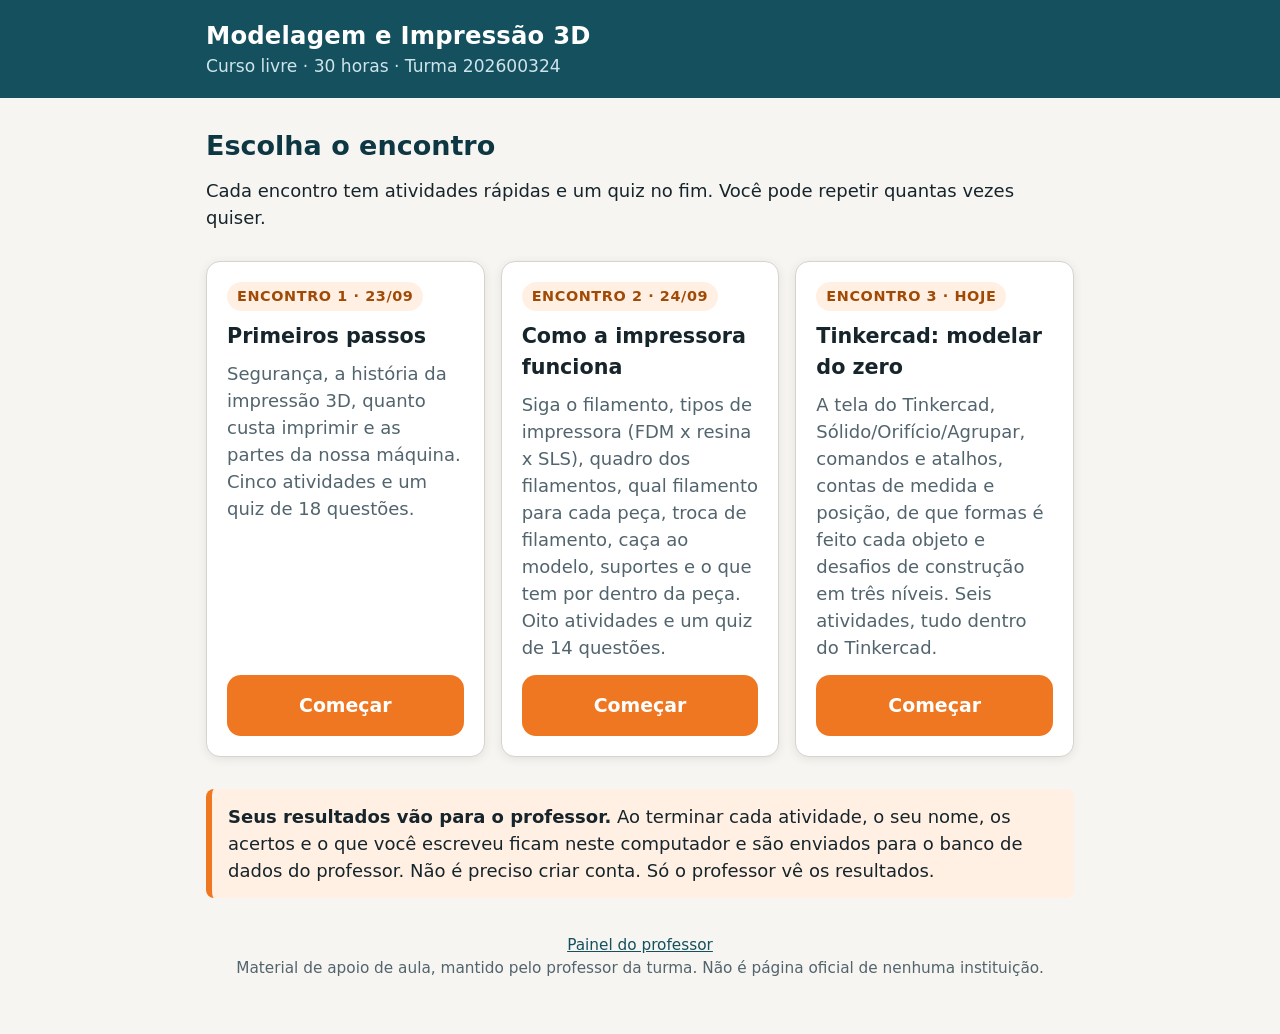
<file: index.html>
<!DOCTYPE html>
<html lang="pt-BR">
<head>
<meta charset="utf-8">
<meta name="viewport" content="width=device-width, initial-scale=1">
<title>Modelagem e Impressão 3D — Curso na carreta</title>
<link rel="stylesheet" href="assets/estilo.css?v=2">
</head>
<body>

<header class="faixa">
  <div class="container">
    <div>
      <h1>Modelagem e Impressão 3D</h1>
      <p class="sub">Curso livre &middot; 30 horas &middot; Turma 202600324</p>
    </div>
  </div>
</header>

<main class="container">

  <div id="retomar-caixa"></div>

  <h2>Escolha o encontro</h2>
  <p>Cada encontro tem atividades rápidas e um quiz no fim. Você pode repetir
     quantas vezes quiser.</p>

  <div class="cartas">

    <div class="carta carta-aula">
      <span class="etiqueta">Encontro 1 &middot; 23/09</span>
      <h3>Primeiros passos</h3>
      <p>Segurança, a história da impressão 3D, quanto custa imprimir e as partes
         da nossa máquina. Cinco atividades e um quiz de 18 questões.</p>
      <a class="botao" href="aula-01.html">Começar</a>
    </div>

    <div class="carta carta-aula">
      <span class="etiqueta">Encontro 2 &middot; 24/09</span>
      <h3>Como a impressora funciona</h3>
      <p>Siga o filamento, tipos de impressora (FDM x resina x SLS), quadro dos
         filamentos, qual filamento para cada peça, troca de filamento, caça ao
         modelo, suportes e o que tem por dentro da peça. Oito atividades e um
         quiz de 14 questões.</p>
      <a class="botao" href="aula-02.html">Começar</a>
    </div>

    <div class="carta carta-aula">
      <span class="etiqueta">Encontro 3 &middot; hoje</span>
      <h3>Tinkercad: modelar do zero</h3>
      <p>A tela do Tinkercad, Sólido/Orifício/Agrupar, comandos e atalhos, contas de
         medida e posição, de que formas é feito cada objeto e desafios de
         construção em três níveis. Seis atividades, tudo dentro do Tinkercad.</p>
      <a class="botao" href="aula-03.html">Começar</a>
    </div>

  </div>

  <div class="aviso">
    <strong>Seus resultados vão para o professor.</strong>
    Ao terminar cada atividade, o seu nome, os acertos e o que você escreveu
    ficam neste computador e são enviados para o banco de dados do professor.
    Não é preciso criar conta. Só o professor vê os resultados.
  </div>

  <p class="rodape">
    <a href="painel.html">Painel do professor</a><br>
    Material de apoio de aula, mantido pelo professor da turma.
    Não é página oficial de nenhuma instituição.
  </p>

</main>

<script src="assets/nucleo.js?v=3"></script>
<script src="assets/nuvem.js?v=4"></script>
<script>
(function () {
  "use strict";
  var C = window.Carreta;
  var s = C.lerSessao();
  if (!s) { return; }

  var destino = { "Encontro 1": "aula-01.html", "Encontro 2": "aula-02.html", "Encontro 3": "aula-03.html" }[s.aula];
  if (!destino) { return; }

  var quantas = Object.keys(s.feitas).length;
  var carta = C.criar("div", "carta retomar");
  carta.appendChild(C.criar("h2", null, "Continuar de onde parou"));
  carta.appendChild(C.criar("p", null,
    s.nome + " começou o " + s.aula + " em " + C.quandoCurto(s.inicio)
    + " e já terminou " + quantas
    + (quantas === 1 ? " atividade." : " atividades.")));
  var a = C.criar("a", "botao", "Retomar como " + s.nome.split(" ")[0]);
  a.href = destino;
  carta.appendChild(a);
  C.el("retomar-caixa").appendChild(carta);
})();
</script>
</body>
</html>
</file>
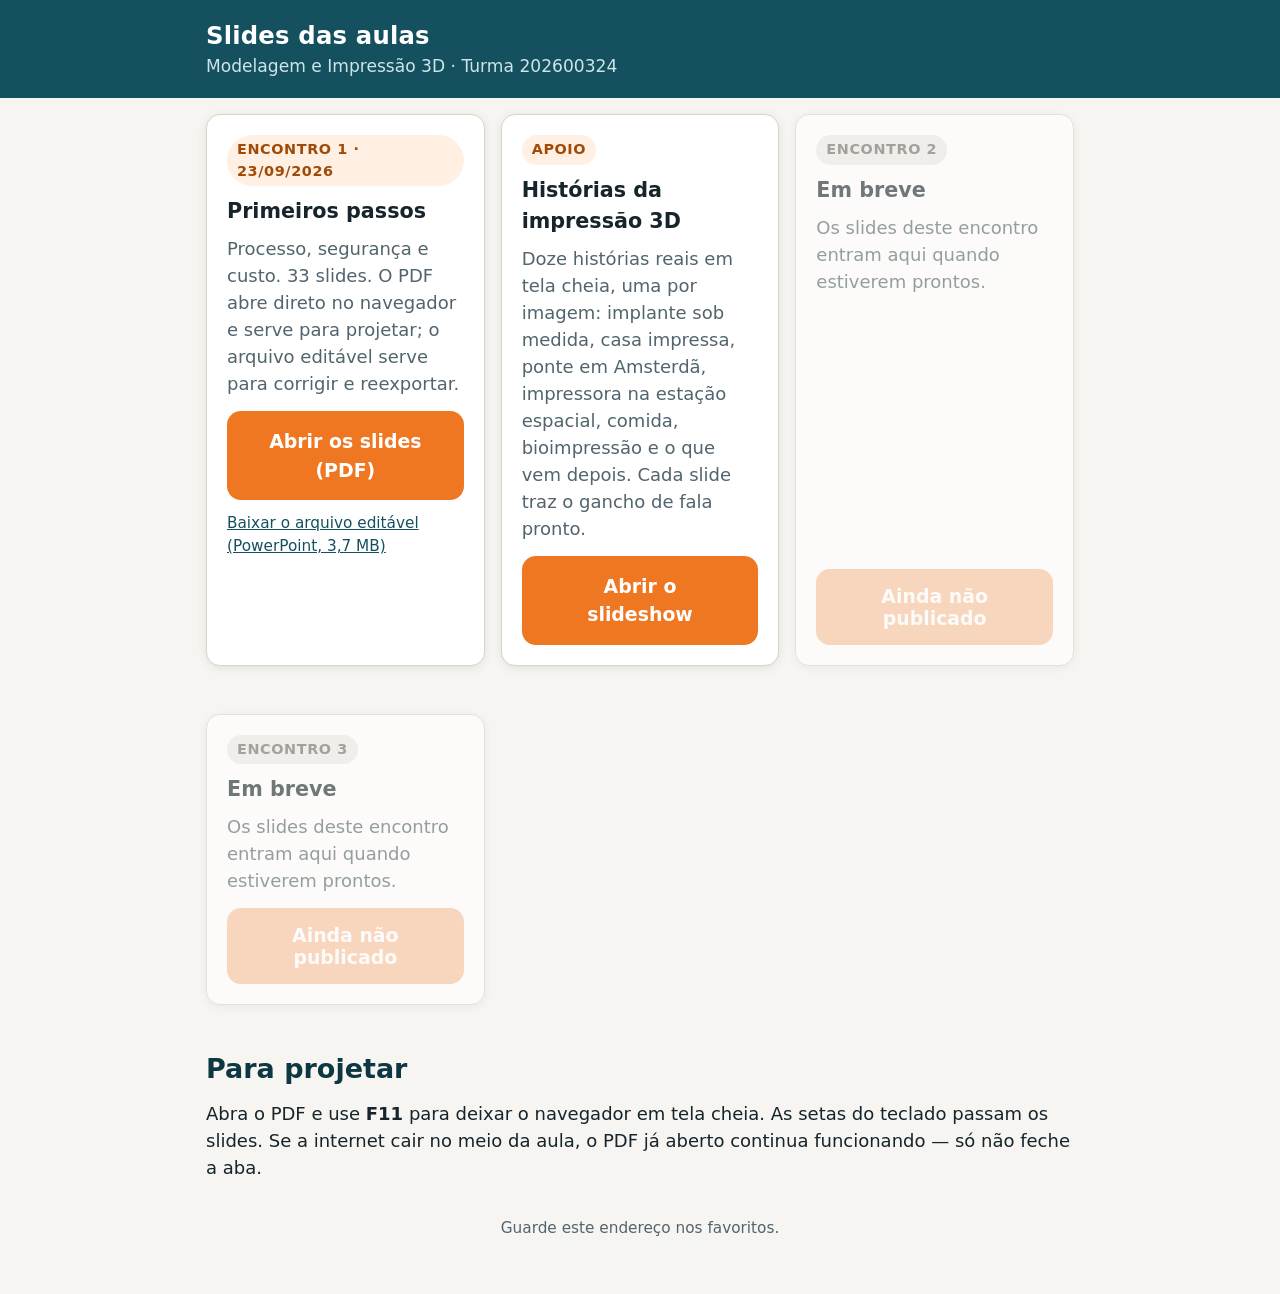
<file: professor-597b10/index.html>
<!DOCTYPE html>
<html lang="pt-BR">
<head>
<meta charset="utf-8">
<meta name="viewport" content="width=device-width, initial-scale=1">
<meta name="robots" content="noindex, nofollow">
<title>Slides das aulas</title>
<link rel="stylesheet" href="../assets/estilo.css">
</head>
<body>

<header class="faixa">
  <div class="container">
    <div>
      <h1>Slides das aulas</h1>
      <p class="sub">Modelagem e Impressão 3D &middot; Turma 202600324</p>
    </div>
  </div>
</header>

<main class="container">

  <div class="cartas">

    <div class="carta carta-aula">
      <span class="etiqueta">Encontro 1 &middot; 23/09/2026</span>
      <h3>Primeiros passos</h3>
      <p>Processo, segurança e custo. 33 slides. O PDF abre direto no
         navegador e serve para projetar; o arquivo editável serve para
         corrigir e reexportar.</p>
      <a class="botao" href="encontro-1.pdf" target="_blank"
         rel="noopener">Abrir os slides (PDF)</a>
      <p class="rodape" style="text-align:left;margin-top:12px">
        <a href="encontro-1.pptx" download>Baixar o arquivo editável
        (PowerPoint, 3,7 MB)</a>
      </p>
    </div>

    <div class="carta carta-aula">
      <span class="etiqueta">Apoio</span>
      <h3>Histórias da impressão 3D</h3>
      <p>Doze histórias reais em tela cheia, uma por imagem: implante sob
         medida, casa impressa, ponte em Amsterdã, impressora na estação
         espacial, comida, bioimpressão e o que vem depois. Cada slide traz o
         gancho de fala pronto.</p>
      <a class="botao" href="slideshow.html">Abrir o slideshow</a>
    </div>

    <div class="carta carta-aula inativa">
      <span class="etiqueta breve">Encontro 2</span>
      <h3>Em breve</h3>
      <p>Os slides deste encontro entram aqui quando estiverem prontos.</p>
      <button class="botao" disabled>Ainda não publicado</button>
    </div>

    <div class="carta carta-aula inativa">
      <span class="etiqueta breve">Encontro 3</span>
      <h3>Em breve</h3>
      <p>Os slides deste encontro entram aqui quando estiverem prontos.</p>
      <button class="botao" disabled>Ainda não publicado</button>
    </div>

  </div>

  <h2>Para projetar</h2>
  <p>Abra o PDF e use <strong>F11</strong> para deixar o navegador em tela
     cheia. As setas do teclado passam os slides. Se a internet cair no meio da
     aula, o PDF já aberto continua funcionando — só não feche a aba.</p>

  <p class="rodape">
    Guarde este endereço nos favoritos.
  </p>

</main>

</body>
</html>
</file>
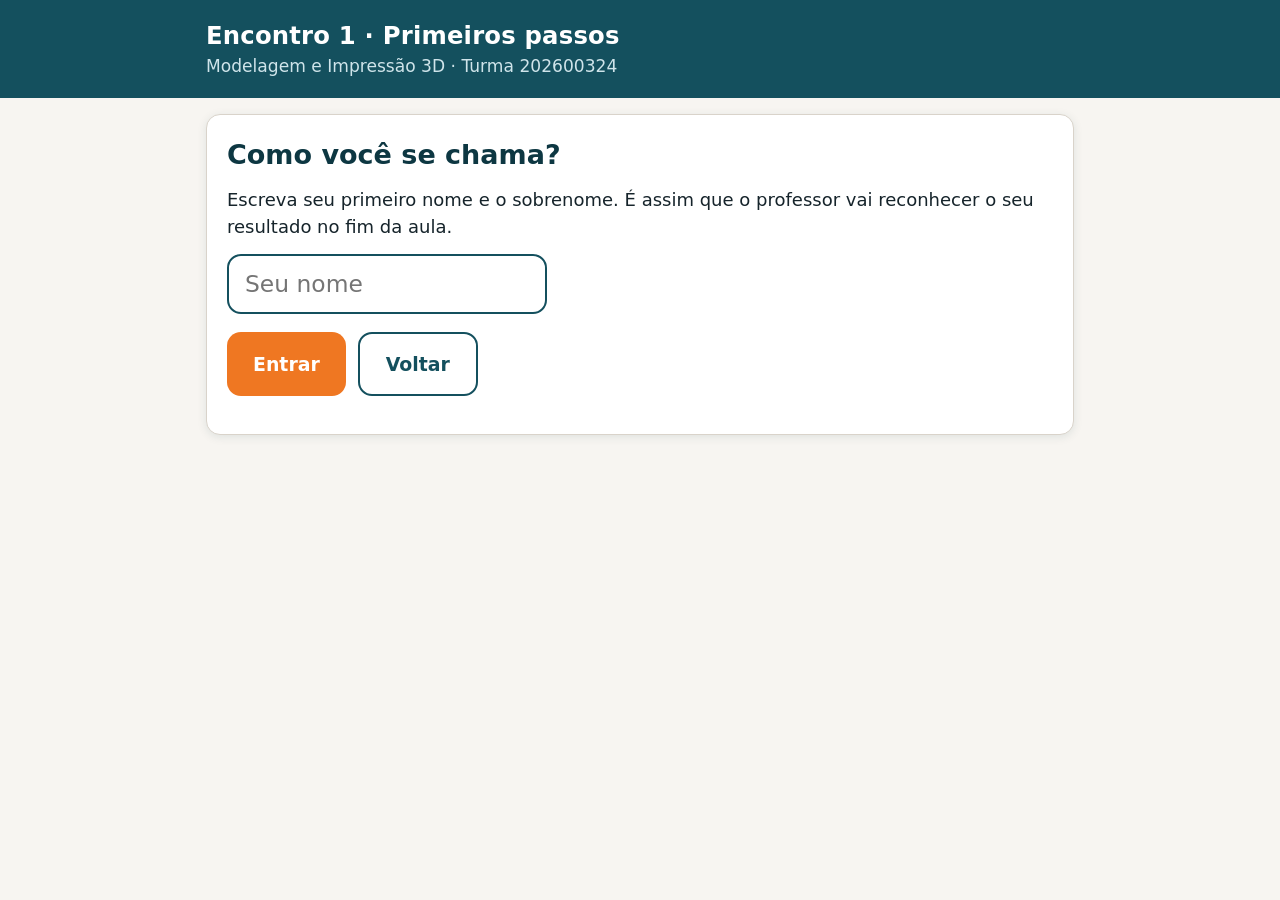
<file: aula-01.html>
<!DOCTYPE html>
<html lang="pt-BR">
<head>
<meta charset="utf-8">
<meta name="viewport" content="width=device-width, initial-scale=1">
<title>Encontro 1 — Modelagem e Impressão 3D</title>
<link rel="stylesheet" href="assets/estilo.css?v=2">
</head>
<body>

<header class="faixa">
  <div class="container">
    <div>
      <h1>Encontro 1 &middot; Primeiros passos</h1>
      <p class="sub">Modelagem e Impressão 3D &middot; Turma 202600324</p>
    </div>
  </div>
</header>

<!-- ============ tela: nome ============ -->
<main id="tela-nome" class="container">
  <div id="retomar-caixa"></div>
  <div class="carta">
    <h2 style="margin-top:0">Como você se chama?</h2>
    <p>Escreva seu primeiro nome e o sobrenome. É assim que o professor vai
       reconhecer o seu resultado no fim da aula.</p>
    <input id="campo-nome" class="campo" type="text" maxlength="40"
           autocomplete="off" placeholder="Seu nome">
    <div class="linha-botoes">
      <button id="btn-entrar" class="botao">Entrar</button>
      <a class="botao neutro" href="index.html">Voltar</a>
    </div>
  </div>
</main>

<!-- ============ tela: menu ============ -->
<main id="tela-menu" class="container escondido">
  <h2 id="saudacao">Atividades de hoje</h2>
  <p>Faça na ordem que quiser. O quiz no fim vale como revisão de tudo.</p>
  <div id="lista-atividades" class="cartas"></div>
  <div class="linha-botoes">
    <button id="btn-salvar-menu" class="botao secundario">Salvar meu resultado em arquivo</button>
    <a class="botao neutro" href="index.html">Sair</a>
  </div>
  <p class="rodape">Seus resultados ficam guardados neste computador.</p>
</main>

<!-- ============ tela: jogo ============ -->
<div id="tela-jogo" class="escondido">
  <div class="barra-topo">
    <span class="quem" id="jogo-quem"></span>
    <span class="placar" id="jogo-placar"></span>
  </div>
  <div class="container">
    <div class="progresso"><div id="jogo-barra"></div></div>
    <h2 id="jogo-titulo"></h2>
    <p class="enunciado" id="jogo-enunciado"></p>
    <p class="apoio" id="jogo-apoio"></p>
    <div id="jogo-area"></div>
    <div id="jogo-retorno" class="escondido"></div>
    <div class="linha-botoes">
      <button id="btn-acao" class="botao escondido"></button>
      <button id="btn-salvar" class="botao secundario pequeno">Salvar meu resultado</button>
      <button id="btn-desistir" class="botao neutro pequeno">Voltar às atividades</button>
    </div>
  </div>
</div>

<!-- ============ modelo do desenho (clonado pela atividade 1) ============ -->
<div id="modelo-figura" class="escondido">
  <svg class="figura" viewBox="0 0 400 400" xmlns="http://www.w3.org/2000/svg"
       role="img" aria-label="Desenho da impressora 3D">

    <!-- carretel de filamento -->
    <rect x="296" y="60" width="8" height="18" fill="#52646d"/>
    <circle cx="300" cy="38" r="30" fill="#ef7722" stroke="#a04a06" stroke-width="3"/>
    <circle cx="300" cy="38" r="10" fill="#f7f5f1" stroke="#a04a06" stroke-width="2"/>
    <path d="M300 68 C 290 110, 250 120, 222 145" fill="none"
          stroke="#ef7722" stroke-width="3"/>

    <!-- gabinete fechado -->
    <rect x="50" y="72" width="300" height="290" rx="10"
          fill="#e9eef0" stroke="#14505e" stroke-width="4"/>
    <rect x="70" y="96" width="260" height="206" rx="6"
          fill="#f7fbfc" stroke="#9fbcc4" stroke-width="2"/>

    <!-- trilho e cabeçote -->
    <rect x="76" y="132" width="248" height="9" rx="4" fill="#b8c6cb"/>
    <rect x="182" y="141" width="58" height="44" rx="6" fill="#14505e"/>
    <circle cx="211" cy="163" r="13" fill="#7fa3ad"/>

    <!-- bico -->
    <polygon points="200,185 224,185 217,207 207,207" fill="#b06a2c"
             stroke="#7d4a17" stroke-width="2"/>

    <!-- peça em impressão -->
    <rect x="197" y="266" width="30" height="16" rx="2" fill="#ef7722"/>

    <!-- mesa aquecida e placa flexível -->
    <rect x="88" y="282" width="224" height="9" rx="2" fill="#8aa6ae"/>
    <rect x="84" y="291" width="232" height="14" rx="3" fill="#2f4f58"/>

    <!-- tela de comando -->
    <rect x="70" y="316" width="82" height="36" rx="5" fill="#0d3742"/>
    <rect x="77" y="323" width="68" height="22" rx="3" fill="#8fd6b2"/>

    <!-- áreas clicáveis (ficam por cima) -->
    <circle class="ponto-clique" data-parte="carretel" cx="300" cy="38" r="34"/>
    <rect class="ponto-clique" data-parte="cabecote" x="176" y="136" width="70" height="47" rx="6"/>
    <rect class="ponto-clique" data-parte="bico" x="194" y="184" width="38" height="26" rx="4"/>
    <rect class="ponto-clique" data-parte="mesa" x="80" y="278" width="240" height="30" rx="4"/>
    <rect class="ponto-clique" data-parte="tela" x="66" y="312" width="90" height="44" rx="5"/>
  </svg>
</div>

<script src="assets/nucleo.js?v=3"></script>
<script src="assets/nuvem.js?v=4"></script>
<script src="dados/quiz-aula-01.js"></script>
<script src="assets/aula-01.js"></script>
</body>
</html>
</file>
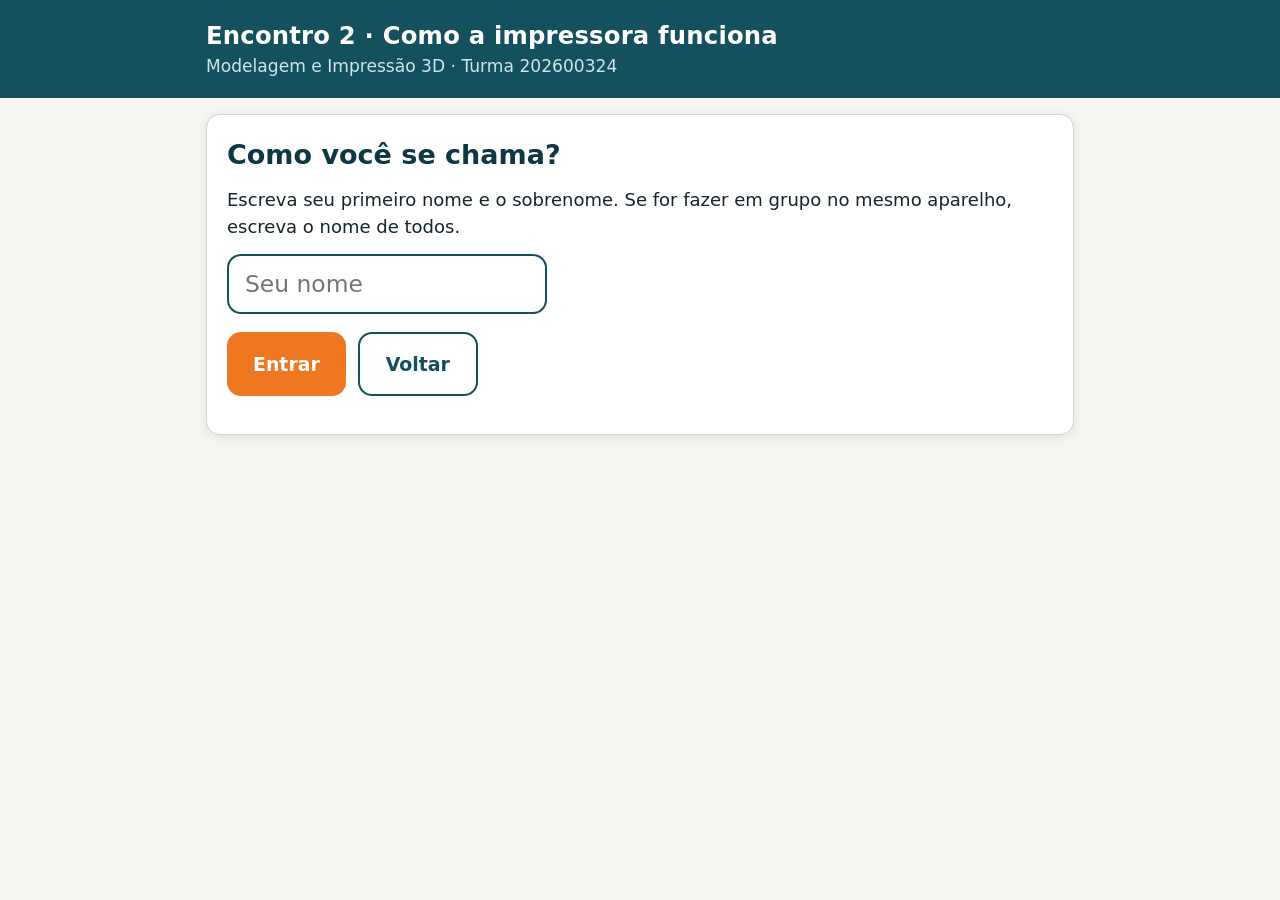
<file: aula-02.html>
<!DOCTYPE html>
<html lang="pt-BR">
<head>
<meta charset="utf-8">
<meta name="viewport" content="width=device-width, initial-scale=1">
<title>Encontro 2 — Modelagem e Impressão 3D</title>
<link rel="stylesheet" href="assets/estilo.css?v=2">
</head>
<body>

<header class="faixa">
  <div class="container">
    <div>
      <h1>Encontro 2 &middot; Como a impressora funciona</h1>
      <p class="sub">Modelagem e Impressão 3D &middot; Turma 202600324</p>
    </div>
  </div>
</header>

<!-- ============ tela: nome ============ -->
<main id="tela-nome" class="container">
  <div id="retomar-caixa"></div>
  <div class="carta">
    <h2 style="margin-top:0">Como você se chama?</h2>
    <p>Escreva seu primeiro nome e o sobrenome. Se for fazer em grupo no mesmo
       aparelho, escreva o nome de todos.</p>
    <input id="campo-nome" class="campo" type="text" maxlength="60"
           autocomplete="off" placeholder="Seu nome">
    <div class="linha-botoes">
      <button id="btn-entrar" class="botao">Entrar</button>
      <a class="botao neutro" href="index.html">Voltar</a>
    </div>
  </div>
</main>

<!-- ============ tela: menu ============ -->
<main id="tela-menu" class="container escondido">
  <h2 id="saudacao">Atividades de hoje</h2>
  <p>Faça na ordem que o professor pedir. O quiz no fim vale como revisão de tudo.
     As atividades do Encontro 1 continuam no portal para quem ainda não fez.</p>
  <div id="lista-atividades" class="cartas"></div>
  <div class="linha-botoes">
    <button id="btn-salvar-menu" class="botao secundario">Salvar meu resultado em arquivo</button>
    <a class="botao neutro" href="index.html">Sair</a>
  </div>
  <p class="rodape">Seus resultados ficam guardados neste aparelho.</p>
</main>

<!-- ============ tela: jogo ============ -->
<div id="tela-jogo" class="escondido">
  <div class="barra-topo">
    <span class="quem" id="jogo-quem"></span>
    <span class="placar" id="jogo-placar"></span>
  </div>
  <div class="container">
    <div class="progresso"><div id="jogo-barra"></div></div>
    <h2 id="jogo-titulo"></h2>
    <p class="enunciado" id="jogo-enunciado"></p>
    <p class="apoio" id="jogo-apoio"></p>
    <div id="jogo-area"></div>
    <div id="jogo-retorno" class="escondido"></div>
    <div class="linha-botoes">
      <button id="btn-acao" class="botao escondido"></button>
      <button id="btn-salvar" class="botao secundario pequeno">Salvar meu resultado</button>
      <button id="btn-desistir" class="botao neutro pequeno">Voltar às atividades</button>
    </div>
  </div>
</div>

<!-- ============ peça cortada ao meio (clonada pela atividade "Por dentro da peça") ============ -->
<div id="figura-corte" class="escondido">
  <svg class="figura" viewBox="0 0 400 250" xmlns="http://www.w3.org/2000/svg"
       role="img" aria-label="Peça impressa cortada ao meio, vista de frente">
    <defs>
      <pattern id="trama" width="16" height="16" patternUnits="userSpaceOnUse">
        <rect width="16" height="16" fill="#fff6ee"/>
        <path d="M0 0 L16 16 M16 0 L0 16" stroke="#ef7722" stroke-width="2"/>
      </pattern>
      <pattern id="colunas" width="8" height="8" patternUnits="userSpaceOnUse">
        <rect width="8" height="8" fill="#f7f5f1"/>
        <path d="M4 0 V8" stroke="#e7b48a" stroke-width="2"/>
      </pattern>
      <pattern id="deitadas" width="8" height="8" patternUnits="userSpaceOnUse">
        <rect width="8" height="8" fill="#ef7722"/>
        <path d="M0 7.5 H8" stroke="#fff" stroke-width="1"/>
      </pattern>
      <pattern id="em-pe" width="8" height="8" patternUnits="userSpaceOnUse">
        <rect width="8" height="8" fill="#d86414"/>
        <path d="M7.5 0 V8" stroke="#fff" stroke-width="1"/>
      </pattern>
    </defs>

    <!-- mesa -->
    <rect x="20" y="220" width="360" height="14" rx="3" fill="#2f4f58"/>

    <!-- suporte debaixo da aba (com uma folguinha em cima) -->
    <rect x="266" y="92" width="80" height="128" fill="url(#colunas)"/>

    <!-- preenchimento -->
    <rect x="84" y="84" width="152" height="112" fill="url(#trama)"/>
    <!-- base e topo -->
    <rect x="84" y="196" width="152" height="24" fill="url(#deitadas)"/>
    <rect x="84" y="60" width="152" height="24" fill="url(#deitadas)"/>
    <!-- aba que sai para a direita, no ar -->
    <rect x="260" y="60" width="90" height="28" fill="url(#deitadas)"/>
    <!-- paredes: três voltas de cada lado -->
    <rect x="60" y="60" width="24" height="160" fill="url(#em-pe)"/>
    <rect x="236" y="60" width="24" height="160" fill="url(#em-pe)"/>
    <rect x="60" y="60" width="290" height="160" fill="none" stroke="#a04a06" stroke-width="0"/>

    <!-- áreas clicáveis -->
    <rect class="ponto-clique" data-parte="parede" x="56" y="56" width="32" height="168" rx="4"/>
    <rect class="ponto-clique" data-parte="parede" x="232" y="56" width="32" height="168" rx="4"/>
    <rect class="ponto-clique" data-parte="preenchimento" x="90" y="90" width="140" height="100" rx="4"/>
    <rect class="ponto-clique" data-parte="topo" x="88" y="56" width="144" height="30" rx="4"/>
    <rect class="ponto-clique" data-parte="base" x="88" y="194" width="144" height="30" rx="4"/>
    <rect class="ponto-clique" data-parte="suporte" x="264" y="94" width="84" height="124" rx="4"/>
  </svg>
</div>

<script src="assets/nucleo.js?v=3"></script>
<script src="assets/nuvem.js?v=4"></script>
<script src="dados/quiz-aula-02.js?v=3"></script>
<script src="assets/aula-02.js?v=3"></script>
</body>
</html>
</file>
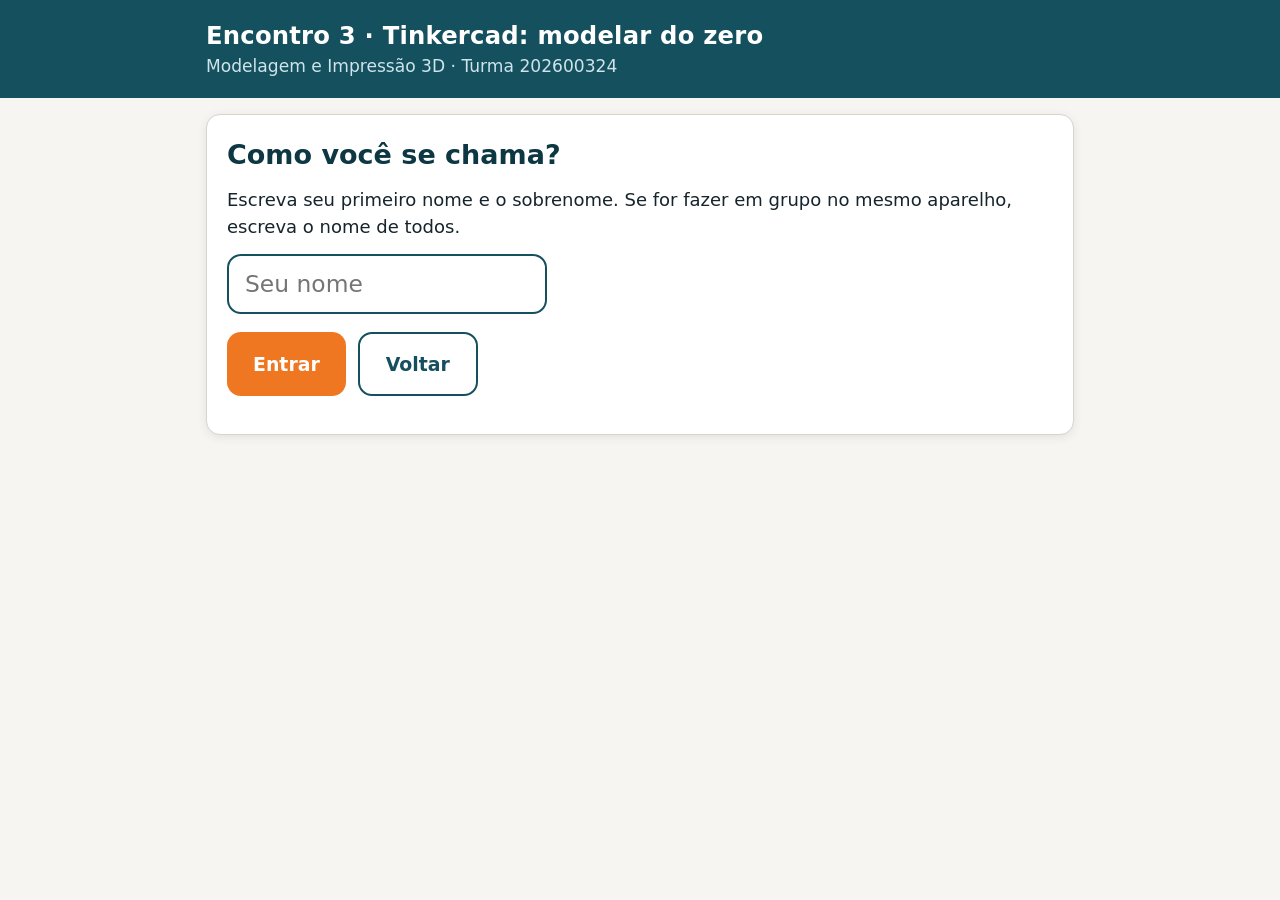
<file: aula-03.html>
<!DOCTYPE html>
<html lang="pt-BR">
<head>
<meta charset="utf-8">
<meta name="viewport" content="width=device-width, initial-scale=1">
<title>Encontro 3 — Tinkercad</title>
<link rel="stylesheet" href="assets/estilo.css?v=2">
</head>
<body>

<header class="faixa">
  <div class="container">
    <div>
      <h1>Encontro 3 &middot; Tinkercad: modelar do zero</h1>
      <p class="sub">Modelagem e Impressão 3D &middot; Turma 202600324</p>
    </div>
  </div>
</header>

<!-- ============ tela: nome ============ -->
<main id="tela-nome" class="container">
  <div id="retomar-caixa"></div>
  <div class="carta">
    <h2 style="margin-top:0">Como você se chama?</h2>
    <p>Escreva seu primeiro nome e o sobrenome. Se for fazer em grupo no mesmo
       aparelho, escreva o nome de todos.</p>
    <input id="campo-nome" class="campo" type="text" maxlength="60"
           autocomplete="off" placeholder="Seu nome">
    <div class="linha-botoes">
      <button id="btn-entrar" class="botao">Entrar</button>
      <a class="botao neutro" href="index.html">Voltar</a>
    </div>
  </div>
</main>

<!-- ============ tela: menu ============ -->
<main id="tela-menu" class="container escondido">
  <h2 id="saudacao">Atividades de hoje</h2>
  <p>Faça na ordem que o professor pedir. É tudo dentro do Tinkercad: a tela, os
     comandos, as contas de medida e desafios de construção em três níveis.
     As atividades dos Encontros 1 e 2 continuam no portal para quem ainda não fez.</p>
  <div id="lista-atividades" class="cartas"></div>
  <div class="linha-botoes">
    <button id="btn-salvar-menu" class="botao secundario">Salvar meu resultado em arquivo</button>
    <a class="botao neutro" href="index.html">Sair</a>
  </div>
  <p class="rodape">Seus resultados ficam guardados neste aparelho.</p>
</main>

<!-- ============ tela: jogo ============ -->
<div id="tela-jogo" class="escondido">
  <div class="barra-topo">
    <span class="quem" id="jogo-quem"></span>
    <span class="placar" id="jogo-placar"></span>
  </div>
  <div class="container">
    <div class="progresso"><div id="jogo-barra"></div></div>
    <h2 id="jogo-titulo"></h2>
    <p class="enunciado" id="jogo-enunciado"></p>
    <p class="apoio" id="jogo-apoio"></p>
    <div id="jogo-area"></div>
    <div id="jogo-retorno" class="escondido"></div>
    <div class="linha-botoes">
      <button id="btn-acao" class="botao escondido"></button>
      <button id="btn-salvar" class="botao secundario pequeno">Salvar meu resultado</button>
      <button id="btn-desistir" class="botao neutro pequeno">Voltar às atividades</button>
    </div>
  </div>
</div>

<!-- ============ tela real do Tinkercad (captura do professor, 1915x871; clonada pela atividade "A tela do Tinkercad") ============ -->
<style>
  .figura.figura-real { max-width: 100%; border: 1px solid #c9d1d9; border-radius: 4px; }
  @media (max-width: 720px) {
    #jogo-area:has(.figura-real) { overflow-x: auto; }
    .figura.figura-real { width: 720px; max-width: none; }
  }
</style>
<div id="figura-tinkercad" class="escondido">
  <svg class="figura figura-real" viewBox="0 0 1915 871" xmlns="http://www.w3.org/2000/svg"
       role="img" aria-label="Captura da tela do Tinkercad: barra de ferramentas no topo, plano de trabalho no centro, cubo de vistas à esquerda, painel de formas à direita">

    <image href="assets/img/tinkercad-tela.webp" x="0" y="0" width="1915" height="871"/>

    <!-- áreas clicáveis, em pixels da captura (a de baixo primeiro, para as de cima ficarem por cima) -->
    <polygon class="ponto-clique" data-parte="plano" points="447,52 1355,60 1645,430 1645,871 0,871 0,770"/>
    <rect class="ponto-clique" data-parte="grade" x="1455" y="834" width="180" height="28" rx="4"/>
    <rect class="ponto-clique" data-parte="viewcube" x="26" y="68" width="74" height="86" rx="6"/>
    <rect class="ponto-clique" data-parte="formas" x="1650" y="122" width="262" height="749"/>
    <rect class="ponto-clique" data-parte="exportar" x="1740" y="8" width="80" height="30" rx="4"/>
    <rect class="ponto-clique" data-parte="agrupar" x="1254" y="4" width="42" height="40" rx="4"/>
    <rect class="ponto-clique" data-parte="alinhar" x="1352" y="4" width="42" height="40" rx="4"/>
    <rect class="ponto-clique" data-parte="regua" x="1754" y="56" width="56" height="58" rx="4"/>
  </svg>
</div>

<script src="assets/nucleo.js?v=3"></script>
<script src="assets/nuvem.js?v=4"></script>
<script src="assets/aula-03.js?v=3"></script>
</body>
</html>
</file>
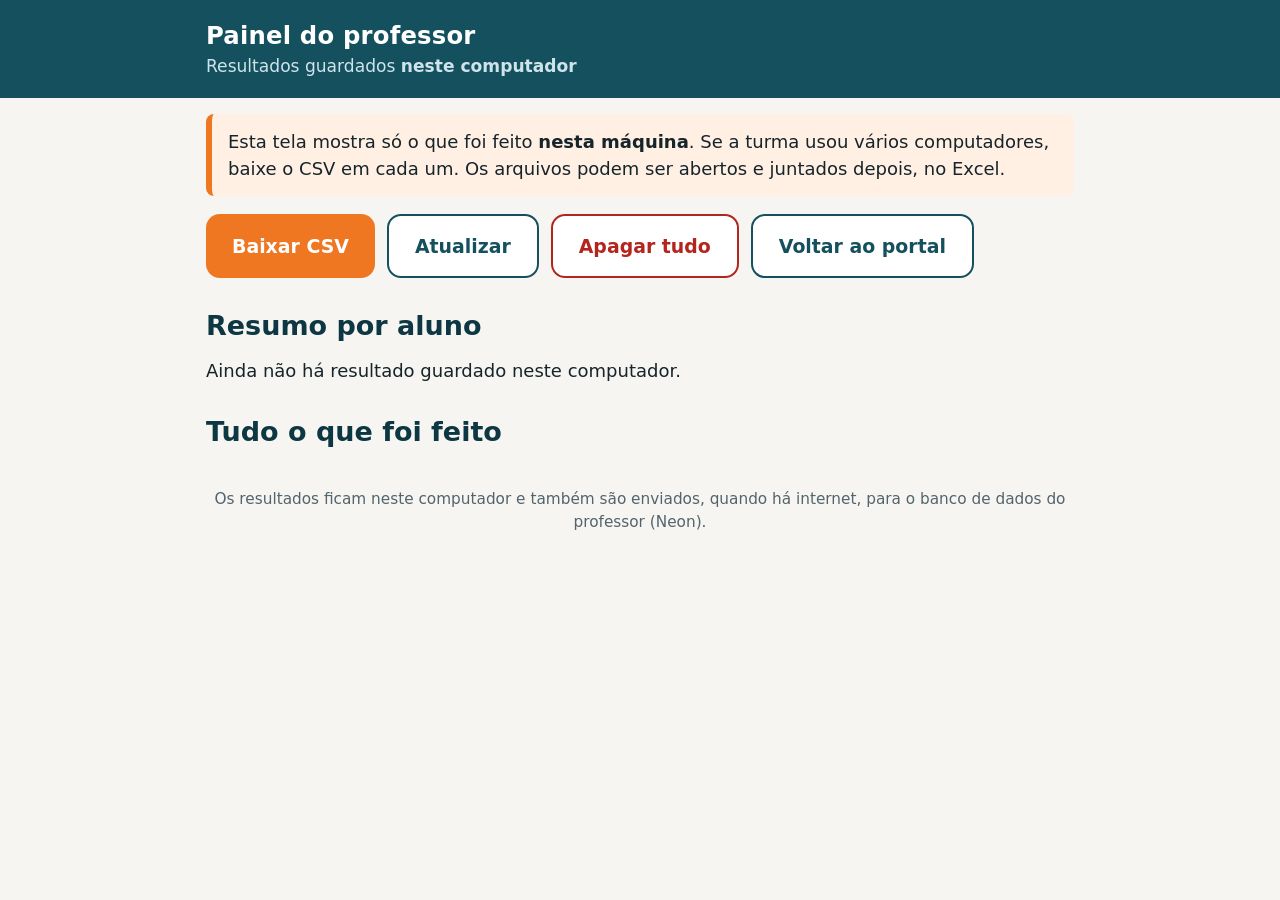
<file: painel.html>
<!DOCTYPE html>
<html lang="pt-BR">
<head>
<meta charset="utf-8">
<meta name="viewport" content="width=device-width, initial-scale=1">
<title>Painel do professor — Carreta 3D</title>
<link rel="stylesheet" href="assets/estilo.css?v=2">
</head>
<body>

<header class="faixa">
  <div class="container">
    <div>
      <h1>Painel do professor</h1>
      <p class="sub">Resultados guardados <strong>neste computador</strong></p>
    </div>
  </div>
</header>

<main class="container">

  <div class="aviso">
    Esta tela mostra só o que foi feito <strong>nesta máquina</strong>. Se a turma
    usou vários computadores, baixe o CSV em cada um. Os arquivos podem ser
    abertos e juntados depois, no Excel.
  </div>

  <div class="linha-botoes">
    <button id="btn-csv" class="botao">Baixar CSV</button>
    <button id="btn-atualizar" class="botao neutro">Atualizar</button>
    <button id="btn-limpar" class="botao perigo">Apagar tudo</button>
    <a class="botao neutro" href="index.html">Voltar ao portal</a>
  </div>

  <h2>Resumo por aluno</h2>
  <div id="resumo"></div>

  <h2>Tudo o que foi feito</h2>
  <div id="detalhe"></div>

  <p class="rodape">
    Os resultados ficam neste computador e também são enviados, quando há
    internet, para o banco de dados do professor (Neon).
  </p>

</main>

<script src="assets/nucleo.js?v=3"></script>
<script>
(function () {
  "use strict";
  var C = window.Carreta;

  function vazio(texto) {
    var p = C.criar("p", null, texto);
    return p;
  }

  function desenhar() {
    var dados = C.lerResultados();
    var resumo = C.el("resumo");
    var detalhe = C.el("detalhe");
    resumo.innerHTML = "";
    detalhe.innerHTML = "";

    if (!dados.length) {
      resumo.appendChild(vazio("Ainda não há resultado guardado neste computador."));
      return;
    }

    /* ----- resumo por aluno ----- */
    var porAluno = {};
    dados.forEach(function (r) {
      if (!porAluno[r.nome]) {
        porAluno[r.nome] = { acertos: 0, total: 0, atividades: 0 };
      }
      var a = porAluno[r.nome];
      a.acertos += r.acertos;
      a.total += r.total;
      a.atividades += 1;
    });

    var tr = tabela(resumo, ["Aluno", "Atividades feitas", "Acertos", "Aproveitamento"]);
    Object.keys(porAluno).sort().forEach(function (nome) {
      var a = porAluno[nome];
      var pct = a.total ? Math.round((a.acertos / a.total) * 100) : 0;
      linha(tr, [nome, a.atividades, a.acertos + " de " + a.total, pct + "%"]);
    });

    /* ----- detalhe ----- */
    var td = tabela(detalhe, ["Aluno", "Encontro", "Atividade", "Resultado", "Quando", "O que escreveu"]);
    dados.slice().reverse().forEach(function (r) {
      linha(td, [r.nome, r.aula, r.atividade, r.acertos + " de " + r.total, r.quando,
                 r.detalhe || ""]);
    });
  }

  function tabela(onde, cabecalho) {
    var t = document.createElement("table");
    var thead = document.createElement("thead");
    var linhaC = document.createElement("tr");
    cabecalho.forEach(function (c) {
      linhaC.appendChild(C.criar("th", null, c));
    });
    thead.appendChild(linhaC);
    t.appendChild(thead);
    var tbody = document.createElement("tbody");
    t.appendChild(tbody);
    onde.appendChild(t);
    return tbody;
  }

  function linha(tbody, celulas) {
    var tr = document.createElement("tr");
    celulas.forEach(function (c) {
      tr.appendChild(C.criar("td", null, String(c)));
    });
    tbody.appendChild(tr);
  }

  C.el("btn-csv").addEventListener("click", function () {
    if (!C.lerResultados().length) {
      alert("Não há nada para exportar ainda.");
      return;
    }
    C.baixarCSV("resultados-carreta3d.csv");
  });

  C.el("btn-atualizar").addEventListener("click", desenhar);

  C.el("btn-limpar").addEventListener("click", function () {
    if (!confirm("Apagar TODOS os resultados guardados neste computador? Isto não tem volta. Baixe o CSV antes.")) {
      return;
    }
    C.limparTudo();
    desenhar();
  });

  desenhar();
  C.avisarSeSemArmazenamento(document.querySelector("main.container"));
})();
</script>
</body>
</html>
</file>
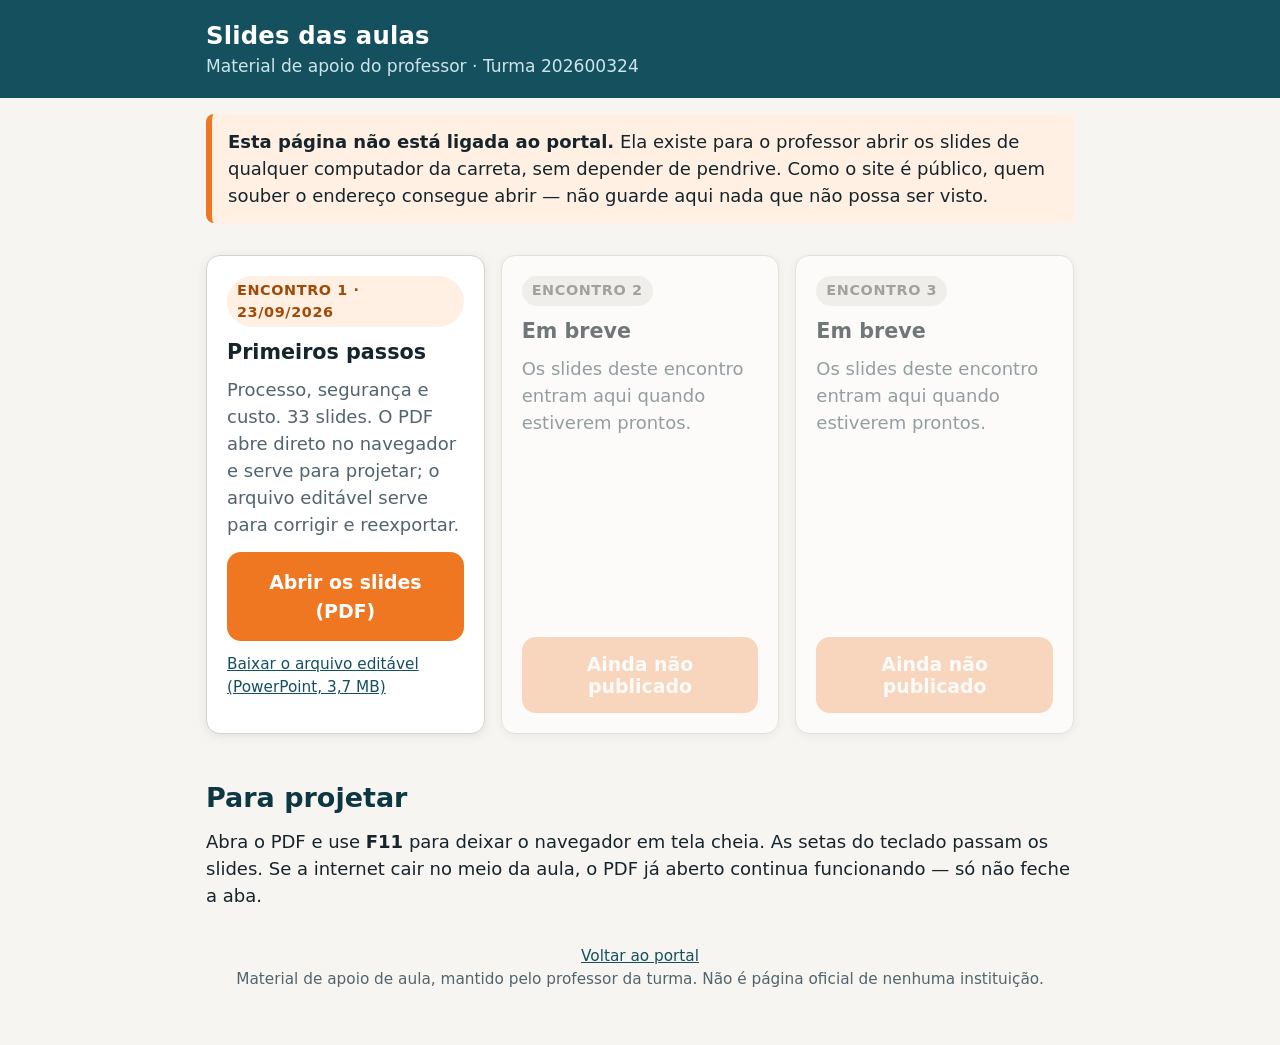
<file: slides.html>
<!DOCTYPE html>
<html lang="pt-BR">
<head>
<meta charset="utf-8">
<meta name="viewport" content="width=device-width, initial-scale=1">
<meta name="robots" content="noindex, nofollow">
<title>Slides — Modelagem e Impressão 3D</title>
<link rel="stylesheet" href="assets/estilo.css">
</head>
<body>

<header class="faixa">
  <div class="container">
    <div>
      <h1>Slides das aulas</h1>
      <p class="sub">Material de apoio do professor &middot; Turma 202600324</p>
    </div>
  </div>
</header>

<main class="container">

  <div class="aviso">
    <strong>Esta página não está ligada ao portal.</strong>
    Ela existe para o professor abrir os slides de qualquer computador da
    carreta, sem depender de pendrive. Como o site é público, quem souber o
    endereço consegue abrir — não guarde aqui nada que não possa ser visto.
  </div>

  <div class="cartas">

    <div class="carta carta-aula">
      <span class="etiqueta">Encontro 1 &middot; 23/09/2026</span>
      <h3>Primeiros passos</h3>
      <p>Processo, segurança e custo. 33 slides. O PDF abre direto no
         navegador e serve para projetar; o arquivo editável serve para
         corrigir e reexportar.</p>
      <a class="botao" href="slides/encontro-1.pdf" target="_blank"
         rel="noopener">Abrir os slides (PDF)</a>
      <p class="rodape" style="text-align:left;margin-top:12px">
        <a href="slides/encontro-1.pptx" download>Baixar o arquivo editável
        (PowerPoint, 3,7 MB)</a>
      </p>
    </div>

    <div class="carta carta-aula inativa">
      <span class="etiqueta breve">Encontro 2</span>
      <h3>Em breve</h3>
      <p>Os slides deste encontro entram aqui quando estiverem prontos.</p>
      <button class="botao" disabled>Ainda não publicado</button>
    </div>

    <div class="carta carta-aula inativa">
      <span class="etiqueta breve">Encontro 3</span>
      <h3>Em breve</h3>
      <p>Os slides deste encontro entram aqui quando estiverem prontos.</p>
      <button class="botao" disabled>Ainda não publicado</button>
    </div>

  </div>

  <h2>Para projetar</h2>
  <p>Abra o PDF e use <strong>F11</strong> para deixar o navegador em tela
     cheia. As setas do teclado passam os slides. Se a internet cair no meio da
     aula, o PDF já aberto continua funcionando — só não feche a aba.</p>

  <p class="rodape">
    <a href="index.html">Voltar ao portal</a><br>
    Material de apoio de aula, mantido pelo professor da turma.
    Não é página oficial de nenhuma instituição.
  </p>

</main>

</body>
</html>
</file>
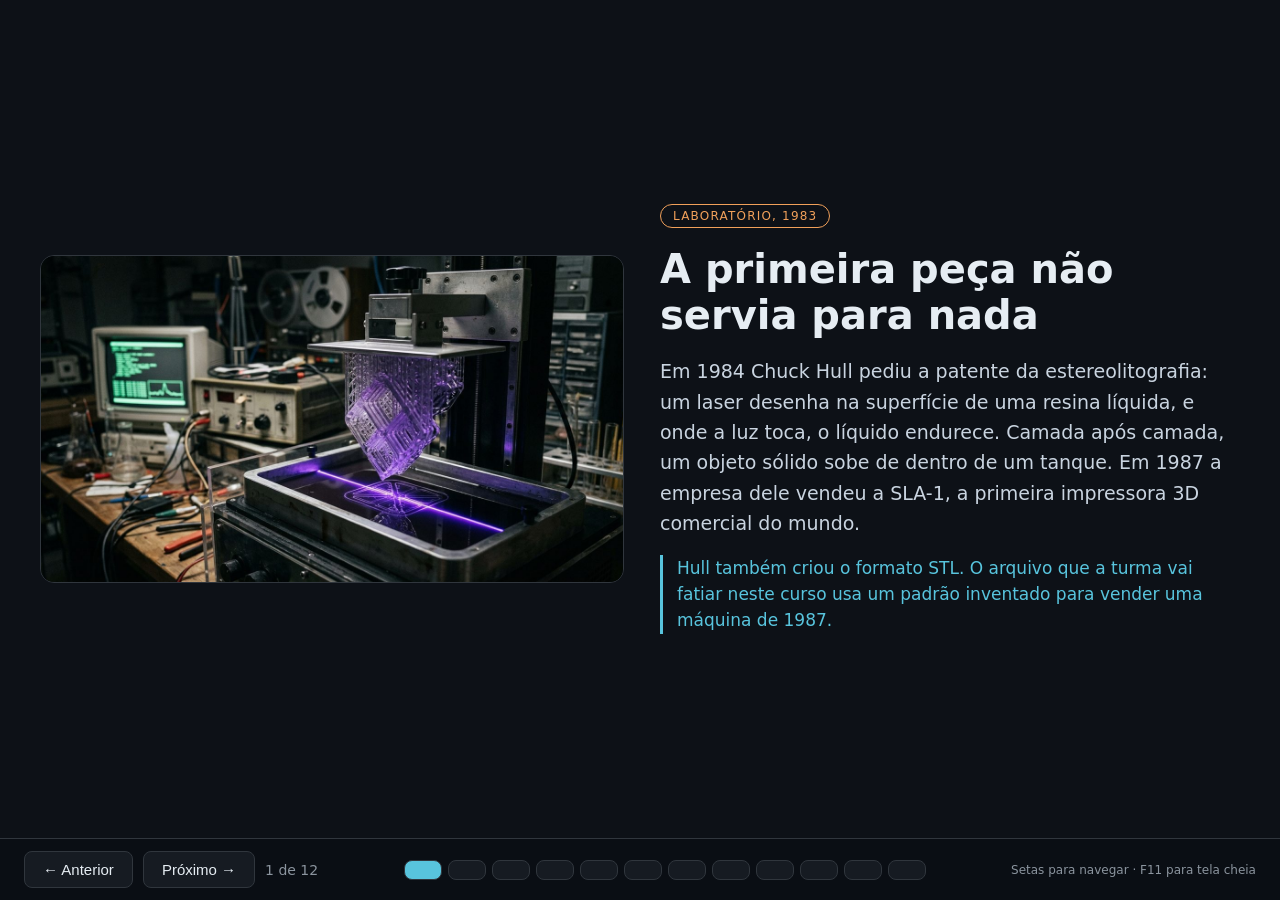
<file: professor-597b10/slideshow.html>
<!DOCTYPE html>
<html lang="pt-BR">
<head>
<meta charset="utf-8">
<meta name="viewport" content="width=device-width, initial-scale=1">
<meta name="robots" content="noindex, nofollow">
<title>Histórias da impressão 3D</title>
<style>
  :root{
    --fundo:#0d1117; --carta:#161b22; --linha:#30363d;
    --texto:#e6edf3; --fraco:#8b949e; --destaque:#58c4dd; --quente:#f0a05a;
  }
  *{box-sizing:border-box;margin:0;padding:0}
  html,body{height:100%}
  body{
    background:var(--fundo); color:var(--texto);
    font-family:system-ui,-apple-system,"Segoe UI",Roboto,sans-serif;
    display:flex; flex-direction:column; overflow:hidden;
  }
  .palco{flex:1; display:flex; align-items:center; justify-content:center; padding:24px; min-height:0}
  .slide{
    display:none; width:100%; max-width:1200px; height:100%;
    grid-template-columns:1fr 1fr; gap:32px; align-items:center;
  }
  .slide.ativo{display:grid}
  .quadro{
    position:relative; width:100%; aspect-ratio:16/9; border-radius:14px;
    overflow:hidden; background:var(--carta); border:1px solid var(--linha);
    display:flex; align-items:center; justify-content:center;
  }
  .quadro img{width:100%;height:100%;object-fit:cover;display:block}
  .quadro img.falhou{display:none}
  .reserva{
    position:absolute; inset:0; display:flex; flex-direction:column;
    align-items:center; justify-content:center; gap:10px; text-align:center;
    padding:24px; background:linear-gradient(135deg,#1b2430 0%,#0f1520 100%);
  }
  .quadro img:not(.falhou) ~ .reserva{display:none}
  .reserva .num{font-size:64px;font-weight:700;color:var(--destaque);opacity:.35;line-height:1}
  .reserva .rot{font-size:13px;color:var(--fraco);letter-spacing:.08em;text-transform:uppercase}
  .texto{padding:8px 4px}
  .etiqueta{
    display:inline-block; font-size:12px; letter-spacing:.1em; text-transform:uppercase;
    color:var(--quente); border:1px solid var(--quente); border-radius:999px;
    padding:4px 12px; margin-bottom:18px;
  }
  .etiqueta.pesquisa{color:var(--fraco);border-color:var(--fraco)}
  h2{font-size:clamp(24px,3.2vw,40px); line-height:1.15; margin-bottom:18px}
  .corpo{font-size:clamp(15px,1.6vw,19px); line-height:1.6; color:#c9d4e0; margin-bottom:16px}
  .gancho{
    font-size:clamp(14px,1.4vw,17px); line-height:1.55; color:var(--destaque);
    border-left:3px solid var(--destaque); padding-left:14px;
  }
  .barra{
    display:flex; align-items:center; justify-content:space-between; gap:16px;
    padding:12px 24px; border-top:1px solid var(--linha); background:#0a0e14;
  }
  .barra button{
    background:var(--carta); color:var(--texto); border:1px solid var(--linha);
    border-radius:8px; padding:9px 18px; font-size:15px; cursor:pointer;
  }
  .barra button:hover{border-color:var(--destaque)}
  .conta{font-size:14px;color:var(--fraco);font-variant-numeric:tabular-nums}
  .pontos{display:flex;gap:6px;flex-wrap:wrap}
  .ponto{width:9px;height:9px;border-radius:50%;background:var(--linha);cursor:pointer;border:0;padding:0}
  .ponto.ativo{background:var(--destaque)}
  .ajuda{font-size:12px;color:var(--fraco)}
  @media (max-width:900px){
    .slide.ativo{grid-template-columns:1fr; align-content:start; overflow-y:auto}
    .palco{padding:16px}
    .ajuda{display:none}
  }
</style>
</head>
<body>

<div class="palco" id="palco"></div>

<div class="barra">
  <div style="display:flex;gap:10px;align-items:center">
    <button id="ant">&larr; Anterior</button>
    <button id="prox">Próximo &rarr;</button>
    <span class="conta" id="conta"></span>
  </div>
  <div class="pontos" id="pontos"></div>
  <span class="ajuda">Setas para navegar &middot; F11 para tela cheia</span>
</div>

<script>
var HISTORIAS = [
 {
  img:"imagens/01-origem.jpg", rot:"Laboratório, 1983", sel:"Como começou",
  tit:"A primeira peça não servia para nada",
  corpo:"Em 1984 Chuck Hull pediu a patente da estereolitografia: um laser desenha na superfície de uma resina líquida, e onde a luz toca, o líquido endurece. Camada após camada, um objeto sólido sobe de dentro de um tanque. Em 1987 a empresa dele vendeu a SLA-1, a primeira impressora 3D comercial do mundo.",
  gancho:"Hull também criou o formato STL. O arquivo que a turma vai fatiar neste curso usa um padrão inventado para vender uma máquina de 1987."
 },
 {
  img:"imagens/02-reprap.jpg", rot:"Reino Unido, 2005", sel:"A máquina que se copia",
  tit:"Uma impressora projetada para imprimir a si mesma",
  corpo:"O projeto RepRap tinha um objetivo estranho: construir uma impressora de baixo custo capaz de imprimir boa parte das próprias peças. O resto viria de parafusos e eletrônica de loja comum. Tudo foi publicado de graça, aberto, desde o primeiro dia.",
  gancho:"A impressora desta carreta é descendente direta desse projeto. Quando a patente do processo venceu, em 2009, o preço despencou — e o mercado doméstico nasceu."
 },
 {
  img:"imagens/03-implante.jpg", rot:"Medicina", sel:"Peça que fica no corpo",
  tit:"Um implante feito para um osso só",
  corpo:"A partir da tomografia de um paciente, é possível fabricar um implante de titânio no formato exato da falha óssea dele, com estrutura interna vazada que o osso invade e integra com o tempo. Casos de implante impresso feito sob medida vêm sendo relatados desde o começo dos anos 2010.",
  gancho:"Aqui não existe 'tamanho médio'. Cada peça é única, e é exatamente por isso que a impressão 3D ganha: molde de injeção não faz uma peça só."
 },
 {
  img:"imagens/04-modelo.jpg", rot:"Centro cirúrgico", sel:"Ensaiar a cirurgia",
  tit:"O cirurgião segura o coração antes de operar",
  corpo:"Modelos anatômicos impressos a partir do exame de imagem do próprio paciente permitem que a equipe estude o caso com o objeto na mão e planeje a operação antes de entrar na sala. É uso já estabelecido em hospitais e universidades.",
  gancho:"Repare no que mudou: a peça impressa não é o produto. Ela é a ferramenta de pensar."
 },
 {
  img:"imagens/05-protese.jpg", rot:"Prótese", sel:"Custo que cabe",
  tit:"Uma mão que cresce junto com a criança",
  corpo:"Redes de voluntários produzem próteses de mão de baixo custo para crianças, em plástico impresso. Como a criança cresce, a prótese precisa ser trocada com frequência — e refazer um arquivo custa muito menos que refazer um equipamento.",
  gancho:"É mecanicamente mais simples que uma prótese profissional, e isso precisa ser dito. O valor está no acesso, não no desempenho."
 },
 {
  img:"imagens/06-casa.jpg", rot:"Construção civil", sel:"Casas",
  tit:"Uma casa com paredes impressas",
  corpo:"Uma máquina de grande porte deposita concreto em camadas, no lugar de tijolo e fôrma. Já existem casas impressas entregues e habitadas. As paredes sobem em algumas dezenas de horas de máquina.",
  gancho:"Cuidado com a manchete. O que é impresso são as paredes. Fundação, telhado, instalações e acabamento seguem convencionais — a obra completa leva muito mais que 'as 24 horas' do título."
 },
 {
  img:"imagens/07-ponte.jpg", rot:"Amsterdã", sel:"Infraestrutura",
  tit:"Robôs soldaram uma ponte no ar",
  corpo:"Uma passarela de pedestres em aço inoxidável foi fabricada por braços robóticos que depositavam metal fundido camada por camada, formando uma estrutura curva que nenhuma viga reta produziria. Depois de pronta, foi instalada sobre um canal.",
  gancho:"A forma não é enfeite. Quando a máquina deposita material só onde a força passa, a peça fica mais leve e mais forte ao mesmo tempo."
 },
 {
  img:"imagens/08-espaco.jpg", rot:"Estação Espacial", sel:"Enviar o arquivo",
  tit:"A ferramenta que foi para o espaço sem foguete",
  corpo:"Uma impressora 3D foi instalada na Estação Espacial Internacional. Quando faltou uma ferramenta, ela foi projetada na Terra, enviada como arquivo e impressa em órbita — sem esperar o próximo lançamento.",
  gancho:"Essa é a ideia mais poderosa do curso inteiro: transportar o arquivo, não o produto. Foi o mesmo raciocínio que fez a impressão 3D responder rápido na pandemia."
 },
 {
  img:"imagens/09-motor.jpg", rot:"Aeronáutica", sel:"20 peças viram 1",
  tit:"Vinte peças soldadas viraram uma só",
  corpo:"O bico injetor de combustível de um motor a jato usado em aviação comercial passou a ser fabricado por fusão a laser de pó metálico. A versão anterior exigia soldar cerca de vinte partes separadas. A impressa é uma peça única, mais leve e mais durável — e já foi produzida às dezenas de milhares.",
  gancho:"Some a solda, some o parafuso, some o estoque de vinte itens e some a chance de montar errado. Nenhuma usinagem faz isso."
 },
 {
  img:"imagens/10-alimento.jpg", rot:"Alimentos", sel:"Comida impressa",
  tit:"Chocolate que sai em espiral",
  corpo:"Existem impressoras que extrudam chocolate, massa e purê, montando formas que a mão não faria. É um nicho real, usado em confeitaria e gastronomia de alto padrão — não é produção em massa e não substitui cozinha.",
  gancho:"E atenção na sua impressora: peça de plástico impressa tem ranhuras entre as camadas que acumulam resíduo, e PLA amolece com água quente. Molde é uma coisa; pote de guardar comida é outra."
 },
 {
  img:"imagens/11-bio.jpg", rot:"Pesquisa", sel:"Órgãos", pesquisa:true,
  tit:"Órgãos: o que é verdade e o que ainda não é",
  corpo:"Bioimpressoras depositam células dentro de um gel, em camadas, formando tecido vivo. Existem tecidos simples produzidos em laboratório e usados em pesquisa e teste de medicamento.",
  gancho:"Órgão funcional para transplante em ser humano NÃO é realidade clínica hoje. Diga isso com todas as letras — é o ponto em que a aula mais facilmente perde credibilidade."
 },
 {
  img:"imagens/12-futuro.jpg", rot:"O que vem", sel:"O futuro",
  tit:"A fábrica pequena, perto de você",
  corpo:"A aposta mais plausível não é imprimir tudo. É deixar de estocar: em vez de um galpão cheio de peças que talvez nunca sejam usadas, guarda-se o arquivo e imprime-se quando precisar — em navio, mina, hospital, oficina de bairro.",
  gancho:"Impressão 3D é lenta e cara por peça. Por isso ela não substitui a fábrica. Ela ocupa o lugar onde a fábrica nunca foi boa: um de cada, sob medida, perto de quem precisa."
 }
];

var palco=document.getElementById('palco'), pontos=document.getElementById('pontos'),
    conta=document.getElementById('conta'), atual=0;

HISTORIAS.forEach(function(h,i){
  var d=document.createElement('div'); d.className='slide';
  d.innerHTML=
    '<div class="quadro">'+
      '<img src="'+h.img+'" alt="" onerror="this.classList.add(\'falhou\')">'+
      '<div class="reserva"><span class="num">'+(i+1)+'</span>'+
      '<span class="rot">'+h.rot+'</span></div>'+
    '</div>'+
    '<div class="texto">'+
      '<span class="etiqueta'+(h.pesquisa?' pesquisa':'')+'">'+h.rot+'</span>'+
      '<h2>'+h.tit+'</h2>'+
      '<p class="corpo">'+h.corpo+'</p>'+
      '<p class="gancho">'+h.gancho+'</p>'+
    '</div>';
  palco.appendChild(d);
  var b=document.createElement('button'); b.className='ponto'; b.title=h.sel;
  b.onclick=function(){ir(i)};
  pontos.appendChild(b);
});

function ir(n){
  atual=(n+HISTORIAS.length)%HISTORIAS.length;
  var s=palco.children, p=pontos.children;
  for(var i=0;i<s.length;i++){
    s[i].className='slide'+(i===atual?' ativo':'');
    p[i].className='ponto'+(i===atual?' ativo':'');
  }
  conta.textContent=(atual+1)+' de '+HISTORIAS.length;
}
document.getElementById('prox').onclick=function(){ir(atual+1)};
document.getElementById('ant').onclick=function(){ir(atual-1)};
document.addEventListener('keydown',function(e){
  if(e.key==='ArrowRight'||e.key==='PageDown'||e.key===' '){e.preventDefault();ir(atual+1)}
  if(e.key==='ArrowLeft'||e.key==='PageUp'){e.preventDefault();ir(atual-1)}
  if(e.key==='Home')ir(0);
  if(e.key==='End')ir(HISTORIAS.length-1);
});
ir(0);
</script>

</body>
</html>
</file>
<file: assets/estilo.css>
/* Carreta 3D — estilo comum a todas as páginas.
   Pensado para projeção em sala pequena e para celular: fonte grande,
   alto contraste, alvos de toque generosos. */

:root {
  --azul: #14505e;
  --azul-escuro: #0d3742;
  --laranja: #ef7722;
  --laranja-claro: #fff0e3;
  --fundo: #f7f5f1;
  --carta: #ffffff;
  --texto: #16242b;
  --texto-suave: #52646d;
  --borda: #d9d3ca;
  --verde: #1e7d52;
  --verde-claro: #e6f4ec;
  --vermelho: #b3261e;
  --vermelho-claro: #fbeae9;
  --raio: 14px;
  --sombra: 0 2px 10px rgba(13, 55, 66, 0.10);
}

* { box-sizing: border-box; }

html, body {
  margin: 0;
  padding: 0;
  background: var(--fundo);
  color: var(--texto);
  font-family: "Segoe UI", system-ui, -apple-system, Roboto, Arial, sans-serif;
  font-size: 18px;
  line-height: 1.5;
}

body { padding-bottom: 40px; }

.faixa {
  background: var(--azul);
  color: #fff;
  padding: 18px 16px;
}

.faixa .container { display: flex; align-items: center; gap: 14px; flex-wrap: wrap; }

.faixa h1 { font-size: 1.35rem; margin: 0; font-weight: 700; letter-spacing: .2px; }
.faixa .sub { color: #cfe4ea; font-size: .95rem; margin: 0; }

.container { max-width: 900px; margin: 0 auto; padding: 0 16px; }

h2 { font-size: 1.5rem; margin: 28px 0 10px; color: var(--azul-escuro); }
h3 { font-size: 1.15rem; margin: 0 0 8px; }
p { margin: 0 0 14px; }

a { color: var(--azul); }

/* ---------- botões ---------- */

.botao {
  display: inline-block;
  background: var(--laranja);
  color: #fff;
  border: none;
  border-radius: var(--raio);
  padding: 16px 26px;
  font-size: 1.05rem;
  font-weight: 700;
  font-family: inherit;
  cursor: pointer;
  text-decoration: none;
  text-align: center;
  min-height: 56px;
}
.botao:hover { filter: brightness(1.06); }
.botao:active { transform: translateY(1px); }
.botao[disabled] { opacity: .45; cursor: not-allowed; }

.botao.secundario { background: var(--azul); }
.botao.neutro { background: #fff; color: var(--azul); border: 2px solid var(--azul); }
.botao.perigo { background: #fff; color: var(--vermelho); border: 2px solid var(--vermelho); }
.botao.pequeno { padding: 10px 16px; font-size: .95rem; min-height: 44px; }

.linha-botoes { display: flex; gap: 12px; flex-wrap: wrap; margin: 18px 0; }

/* ---------- cartões ---------- */

.carta {
  background: var(--carta);
  border: 1px solid var(--borda);
  border-radius: var(--raio);
  box-shadow: var(--sombra);
  padding: 20px;
  margin: 16px 0;
}

.cartas { display: grid; gap: 16px; grid-template-columns: repeat(auto-fit, minmax(260px, 1fr)); }

.carta-aula { display: flex; flex-direction: column; }
.carta-aula .etiqueta {
  display: inline-block;
  background: var(--laranja-claro);
  color: #a04a06;
  font-weight: 700;
  font-size: .8rem;
  padding: 4px 10px;
  border-radius: 999px;
  margin-bottom: 10px;
  align-self: flex-start;
  text-transform: uppercase;
  letter-spacing: .6px;
}
.carta-aula .etiqueta.breve { background: #eceae6; color: #6b6a66; }
.carta-aula p { color: var(--texto-suave); flex: 1; }
.carta-aula.inativa { opacity: .6; }

/* ---------- atividades ---------- */

.barra-topo {
  display: flex;
  justify-content: space-between;
  align-items: center;
  gap: 12px;
  background: var(--carta);
  border-bottom: 1px solid var(--borda);
  padding: 10px 16px;
  position: sticky;
  top: 0;
  z-index: 10;
  flex-wrap: wrap;
}
.barra-topo .quem { font-weight: 700; }
.barra-topo .placar { color: var(--azul); font-weight: 700; }

.progresso { height: 8px; background: #e4e0da; border-radius: 99px; overflow: hidden; margin: 6px 0 0; }
.progresso > div { height: 100%; background: var(--laranja); width: 0; transition: width .25s; }

.enunciado {
  font-size: 1.25rem;
  font-weight: 700;
  margin: 0 0 4px;
  color: var(--azul-escuro);
}
.apoio { color: var(--texto-suave); margin-bottom: 16px; }

.opcoes { display: grid; gap: 12px; }
.opcao {
  background: #fff;
  border: 2px solid var(--borda);
  border-radius: var(--raio);
  padding: 16px 18px;
  font-size: 1.05rem;
  font-family: inherit;
  text-align: left;
  cursor: pointer;
  min-height: 60px;
  color: var(--texto);
}
.opcao:hover:not([disabled]) { border-color: var(--azul); }
.opcao.certa { border-color: var(--verde); background: var(--verde-claro); }
.opcao.errada { border-color: var(--vermelho); background: var(--vermelho-claro); }
.opcao[disabled] { cursor: default; }

.retorno { border-radius: var(--raio); padding: 14px 16px; margin: 16px 0; font-size: 1rem; }
.retorno.ok { background: var(--verde-claro); border-left: 6px solid var(--verde); }
.retorno.nao { background: var(--vermelho-claro); border-left: 6px solid var(--vermelho); }
.retorno strong { display: block; margin-bottom: 4px; }

/* peças de encaixar (tocar para pegar, tocar para soltar) */
.carta.retomar {
  border: 3px solid var(--laranja);
  background: var(--laranja-claro);
}
.carta.retomar h2 { margin-top: 0; color: #8a3f04; }

.dica-passo {
  background: var(--laranja-claro);
  border-left: 6px solid var(--laranja);
  border-radius: var(--raio);
  padding: 14px 16px;
  margin: 16px 0;
  font-weight: 700;
  color: #8a3f04;
  line-height: 1.4;
}
.dica-passo.ativa {
  background: var(--laranja);
  border-left-color: #8a3f04;
  color: #fff;
}

.pecas { display: flex; flex-wrap: wrap; gap: 10px; margin: 16px 0; }
.peca {
  background: var(--laranja-claro);
  border: 2px solid var(--laranja);
  color: #8a3f04;
  border-radius: 999px;
  padding: 12px 18px;
  font-size: 1rem;
  font-weight: 700;
  font-family: inherit;
  cursor: pointer;
  min-height: 52px;
}
.peca.escolhida { background: var(--laranja); color: #fff; outline: 3px solid #f9c395; }
.peca.usada { visibility: hidden; }

.alvos { display: grid; gap: 12px; }
.alvo {
  display: flex;
  align-items: center;
  gap: 12px;
  background: #fff;
  border: 2px dashed var(--borda);
  border-radius: var(--raio);
  padding: 14px 16px;
  cursor: pointer;
  min-height: 64px;
  font-family: inherit;
  font-size: 1rem;
  text-align: left;
  width: 100%;
  color: var(--texto);
}
.alvo .rotulo { font-weight: 700; color: var(--azul-escuro); min-width: 40%; }
.alvo .vaga { color: var(--texto-suave); font-style: italic; }
.alvo .posta { font-weight: 700; color: #8a3f04; }
.alvo.pronto { border-style: solid; border-color: var(--azul); background: #f2f8fa; }
.alvo.certa { border-color: var(--verde); background: var(--verde-claro); border-style: solid; }
.alvo.errada { border-color: var(--vermelho); background: var(--vermelho-claro); border-style: solid; }

/* desenho da impressora */
.figura { width: 100%; max-width: 460px; margin: 0 auto; display: block; }
.ponto-clique { cursor: pointer; fill: transparent; stroke: transparent; stroke-width: 2; }
.ponto-clique:hover { fill: rgba(239, 119, 34, .28); stroke: var(--laranja); }
.ponto-clique.acertou { fill: rgba(30, 125, 82, .35); stroke: var(--verde); }
.ponto-clique.errou { fill: rgba(179, 38, 30, .30); stroke: var(--vermelho); }

/* campo de digitação */
.campo {
  font-size: 1.3rem;
  padding: 14px 16px;
  border: 2px solid var(--borda);
  border-radius: var(--raio);
  font-family: inherit;
  width: 100%;
  max-width: 320px;
  color: var(--texto);
  background: #fff;
}
.campo:focus { outline: none; border-color: var(--azul); }

/* ---------- placar final ---------- */

.medalha {
  text-align: center;
  background: var(--azul);
  color: #fff;
  border-radius: var(--raio);
  padding: 26px 20px;
}
.medalha .numero { font-size: 3.4rem; font-weight: 800; line-height: 1; }
.medalha .de { color: #cfe4ea; }
.medalha .frase { margin-top: 10px; font-size: 1.1rem; }

/* ---------- tabela do painel ---------- */

table { width: 100%; border-collapse: collapse; margin: 16px 0; font-size: .95rem; }
th, td { text-align: left; padding: 10px 8px; border-bottom: 1px solid var(--borda); }
th { background: #eef3f5; color: var(--azul-escuro); }
tbody tr:nth-child(even) { background: #fbfaf8; }

.aviso {
  background: var(--laranja-claro);
  border-left: 6px solid var(--laranja);
  border-radius: 8px;
  padding: 14px 16px;
  margin: 16px 0;
}

.rodape { color: var(--texto-suave); font-size: .85rem; margin-top: 36px; text-align: center; }
.escondido { display: none !important; }

@media (max-width: 520px) {
  body { font-size: 17px; }
  .faixa h1 { font-size: 1.15rem; }
  .enunciado { font-size: 1.12rem; }
  .alvo .rotulo { min-width: 100%; }
  .alvo { flex-direction: column; align-items: flex-start; }
}

@media print {
  .botao, .barra-topo { display: none; }
  body { background: #fff; }
}

/* ===== Encontro 2 (aula-02) ===== */

/* cartões de leitura, antes das perguntas */
.cartao-leitura {
  border-left: 6px solid var(--azul);
}
.cartao-leitura h3 { color: var(--azul-escuro); }
.cartao-leitura p:last-child { margin-bottom: 0; }

/* formulário (o aluno escreve / escolhe) */
.formulario {
  display: flex;
  flex-direction: column;
  gap: 18px;
  margin: 16px 0;
}
.campo-bloco {
  display: flex;
  flex-direction: column;
  gap: 8px;
}
.campo-rotulo {
  display: block;
  font-weight: 700;
  color: var(--azul-escuro);
  font-size: 1rem;
}
.campo-nota {
  font-size: .85rem;
  color: var(--texto-suave);
  margin-top: -2px;
}
.campo-largo {
  width: 100%;
  max-width: none;
}

/* chips (botões-pílula de escolha única) */
.chips { display: flex; flex-wrap: wrap; gap: 10px; }
.chip {
  background: #fff;
  border: 2px solid var(--borda);
  border-radius: 999px;
  padding: 10px 18px;
  font-size: 1rem;
  font-weight: 700;
  font-family: inherit;
  color: var(--texto);
  cursor: pointer;
  min-height: 40px;
}
.chip:hover:not([disabled]) { border-color: var(--azul); }
.chip.marcado { background: var(--azul); border-color: var(--azul); color: #fff; }
.chip.certa { border-color: var(--verde); background: var(--verde-claro); color: var(--texto); }
.chip.errada { border-color: var(--vermelho); background: var(--vermelho-claro); color: var(--texto); }

/* figuras SVG dentro das perguntas */
.figura-caixa { margin: 0 0 16px; text-align: center; }
.figura-caixa svg { width: 100%; height: auto; }
.figura-perfil { width: 100%; max-width: 260px; margin: 0 auto; display: block; }

/* quadro preenchido linha a linha, com rolagem no celular */
.rolar { overflow-x: auto; margin: 16px 0; -webkit-overflow-scrolling: touch; }
table.quadro {
  width: 100%;
  min-width: 560px;
  border-collapse: collapse;
  font-size: .95rem;
}
table.quadro th, table.quadro td {
  text-align: left;
  padding: 10px 8px;
  border-bottom: 1px solid var(--borda);
  white-space: nowrap;
}
table.quadro th { background: #eef3f5; color: var(--azul-escuro); }
table.quadro td.ok { background: var(--verde-claro); color: #155c3d; font-weight: 700; }
table.quadro td.nao { background: var(--vermelho-claro); color: #7a1a14; font-weight: 700; }
table.quadro td small {
  display: block;
  font-weight: 400;
  white-space: normal;
  color: var(--texto-suave);
  margin-top: 2px;
}
</file>
